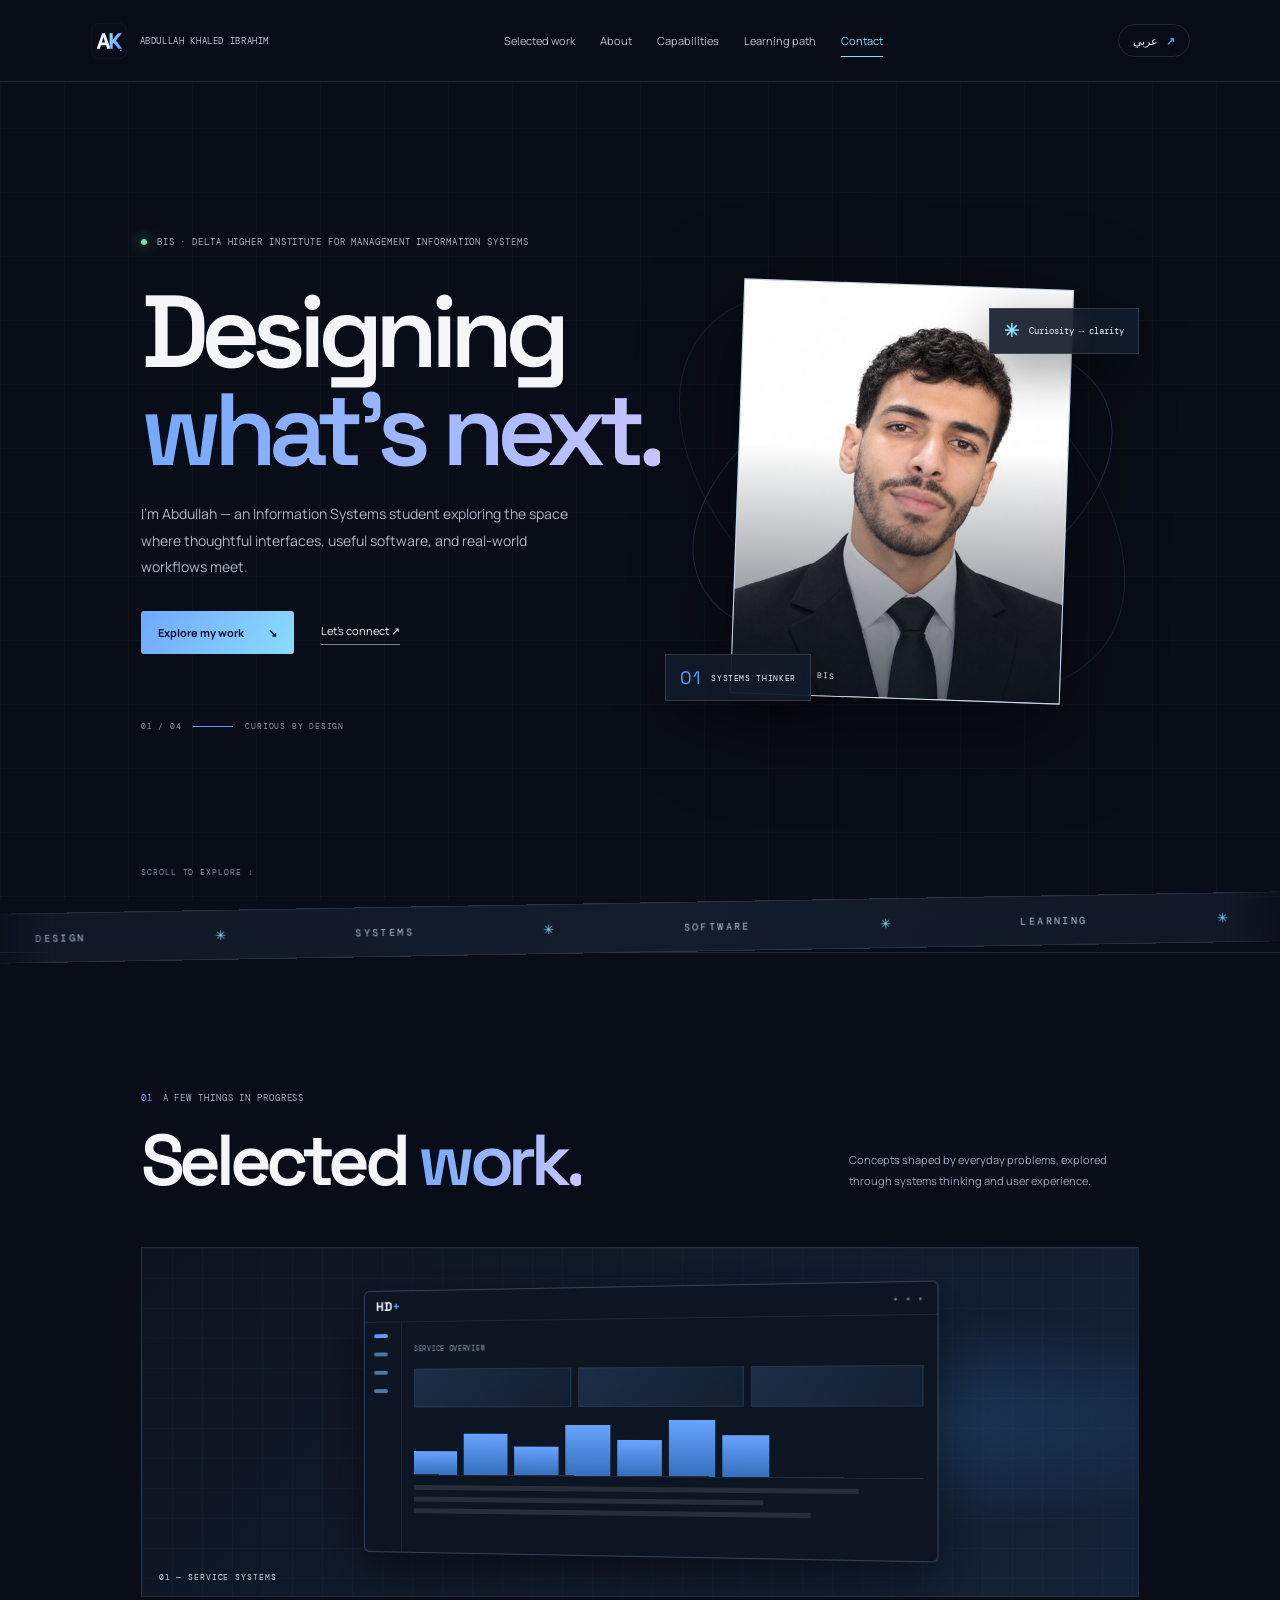
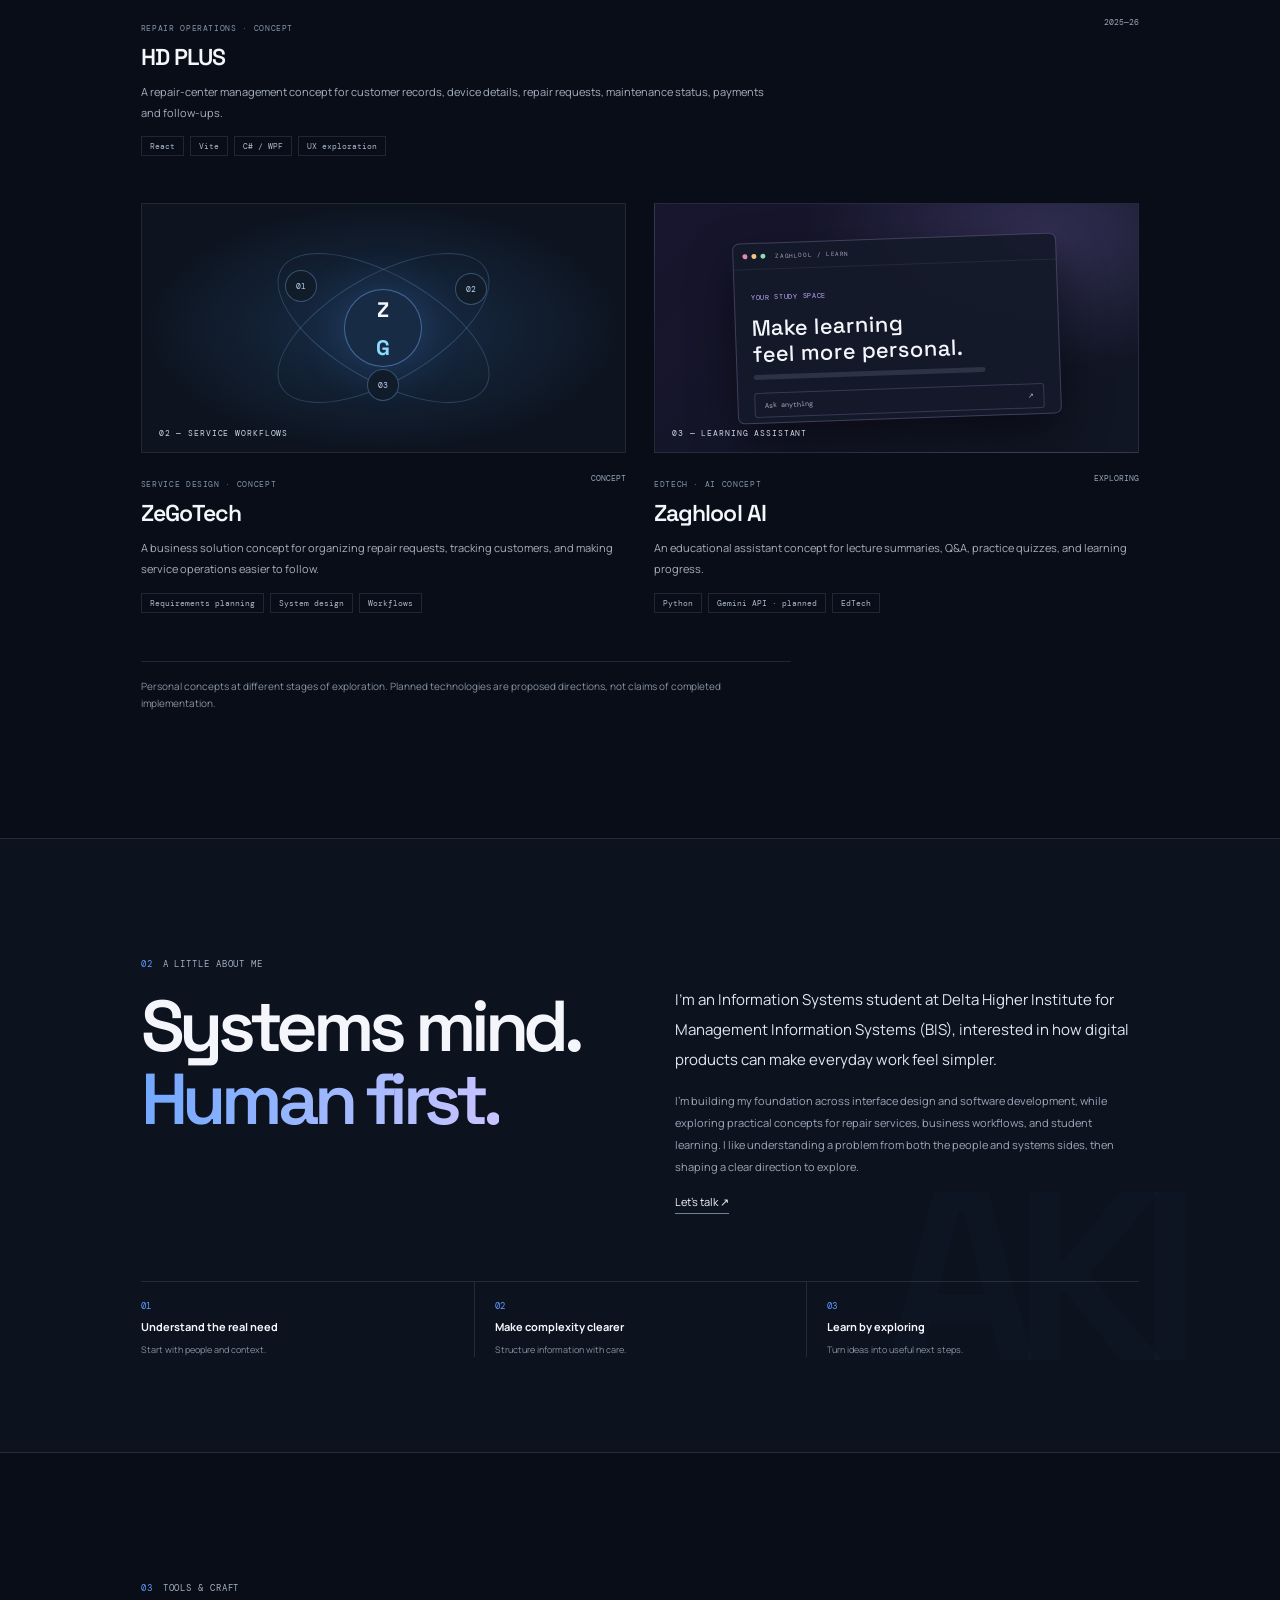
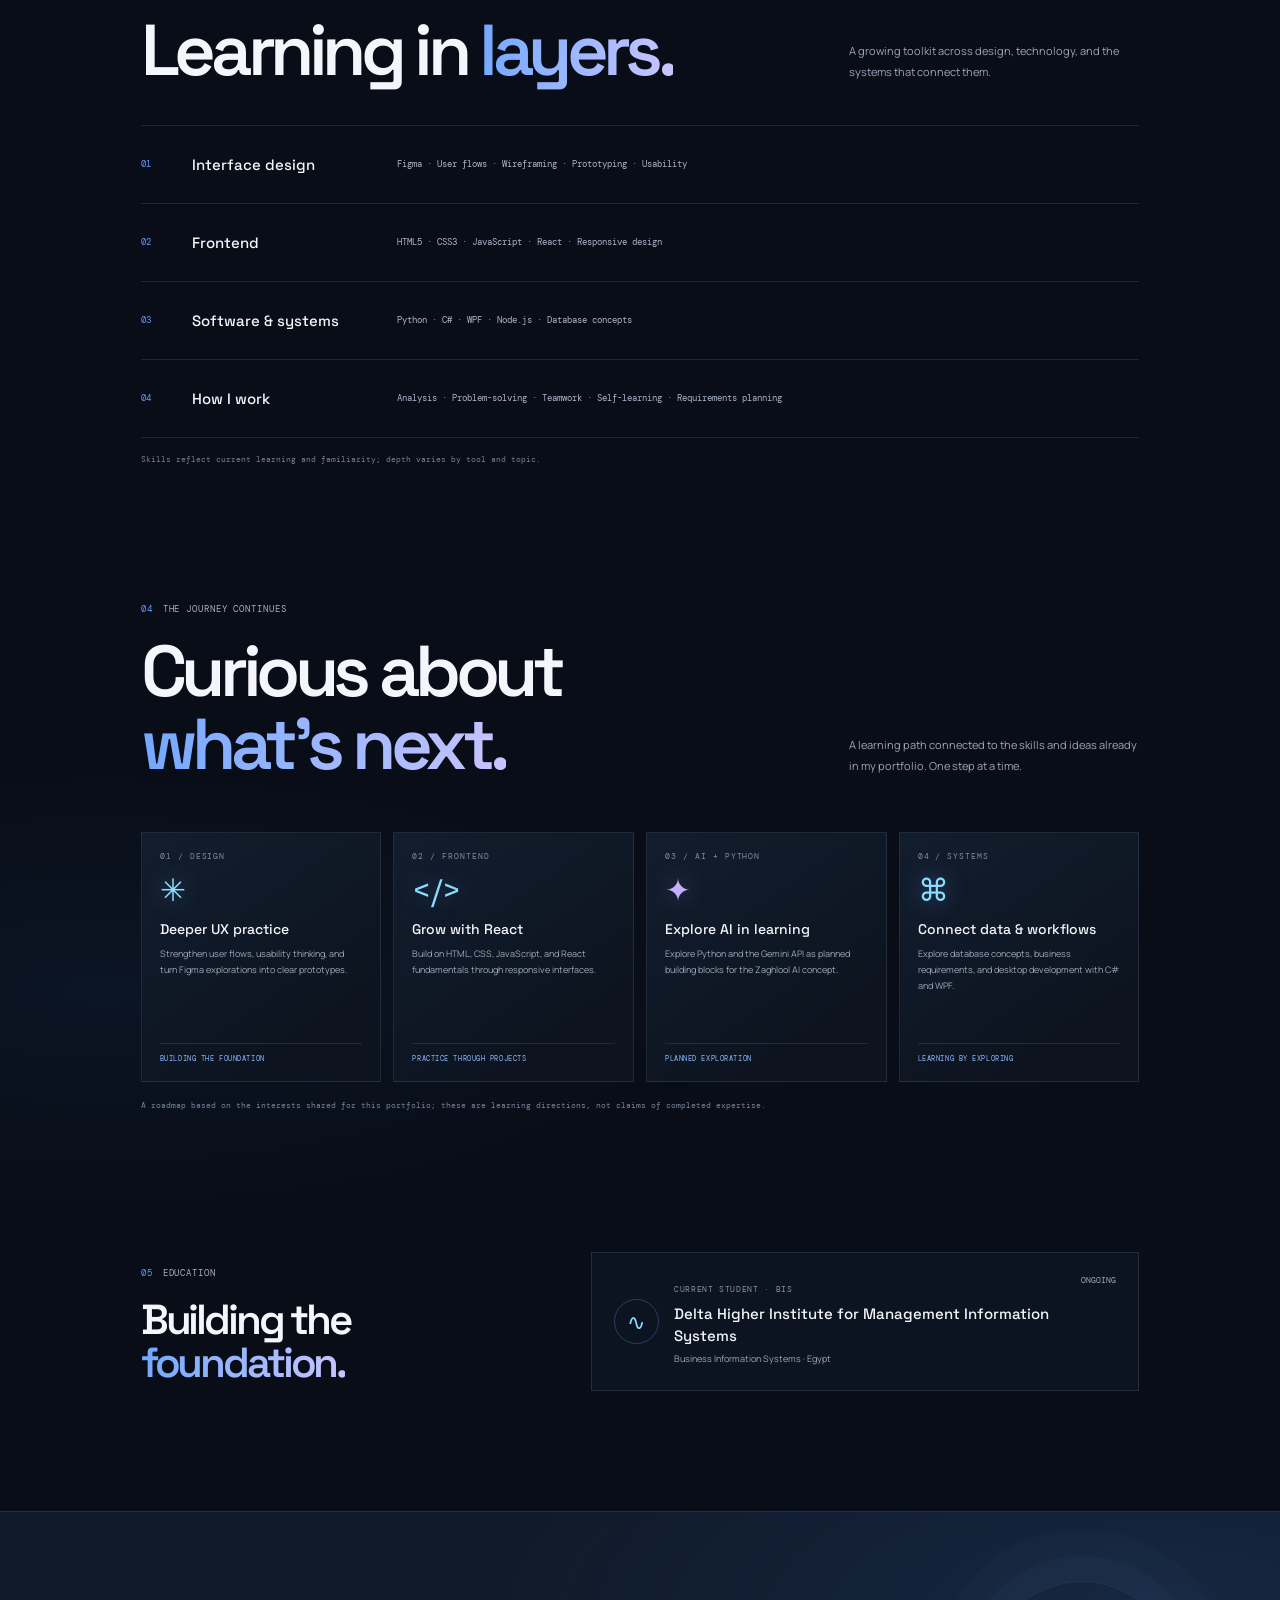
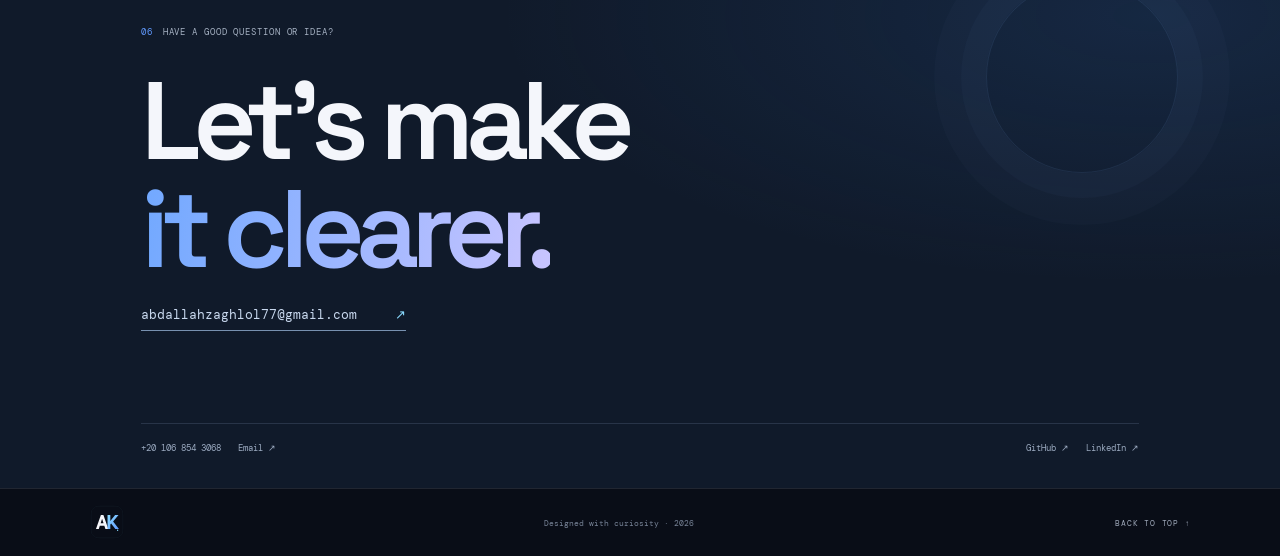
<file: index.html>
<!doctype html>
<html lang="ar" dir="rtl">
<head>
  <meta charset="utf-8">
  <meta name="viewport" content="width=device-width, initial-scale=1">
  <meta http-equiv="refresh" content="0; url=./aki-portfolio/">
  <title>عبدالله خالد إبراهيم — معرض الأعمال</title>
  <script>window.location.replace('./aki-portfolio/');</script>
  <style>body{margin:0;min-height:100vh;display:grid;place-items:center;background:#090d17;color:#e9eef8;font:16px system-ui,sans-serif}a{color:#80b8ff}</style>
</head>
<body><p>جاري فتح معرض الأعمال… <a href="./aki-portfolio/">اضغط هنا إذا لم يتم التحويل تلقائيًا</a></p></body>
</html>
</file>
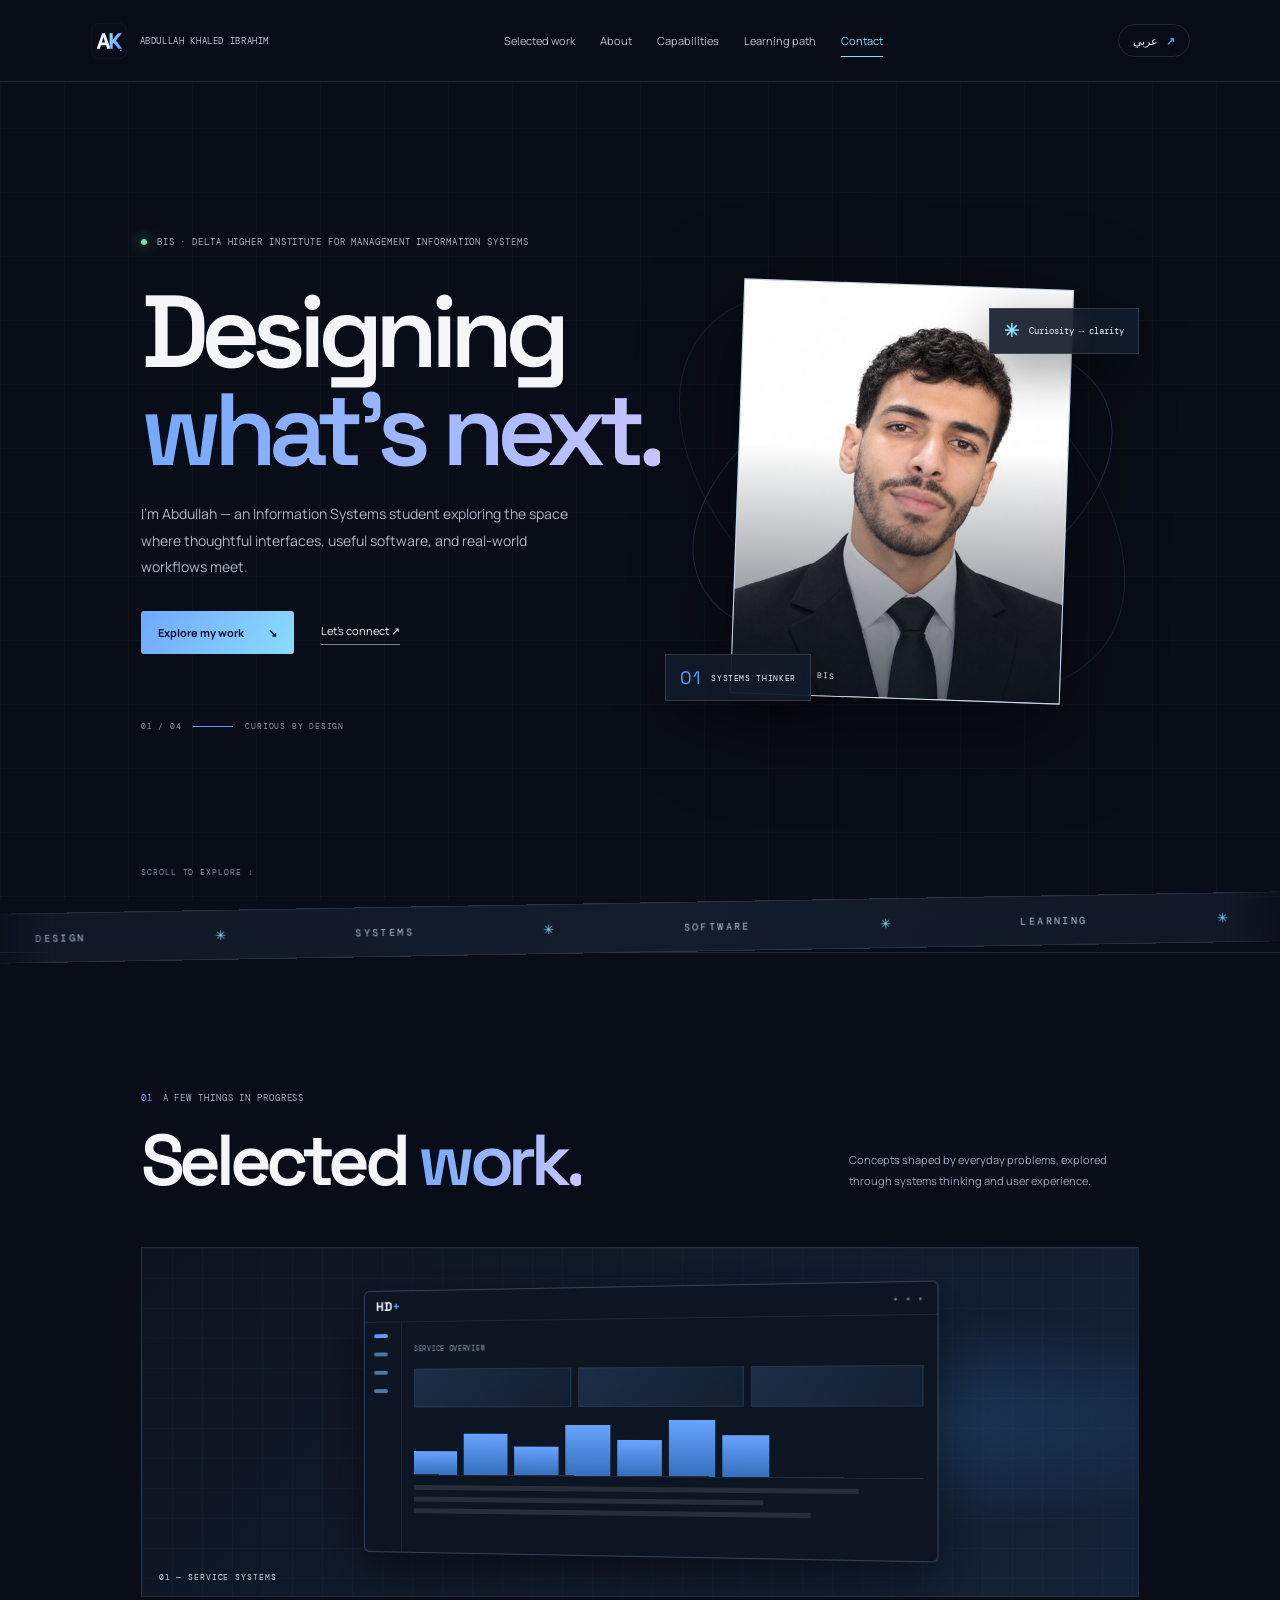
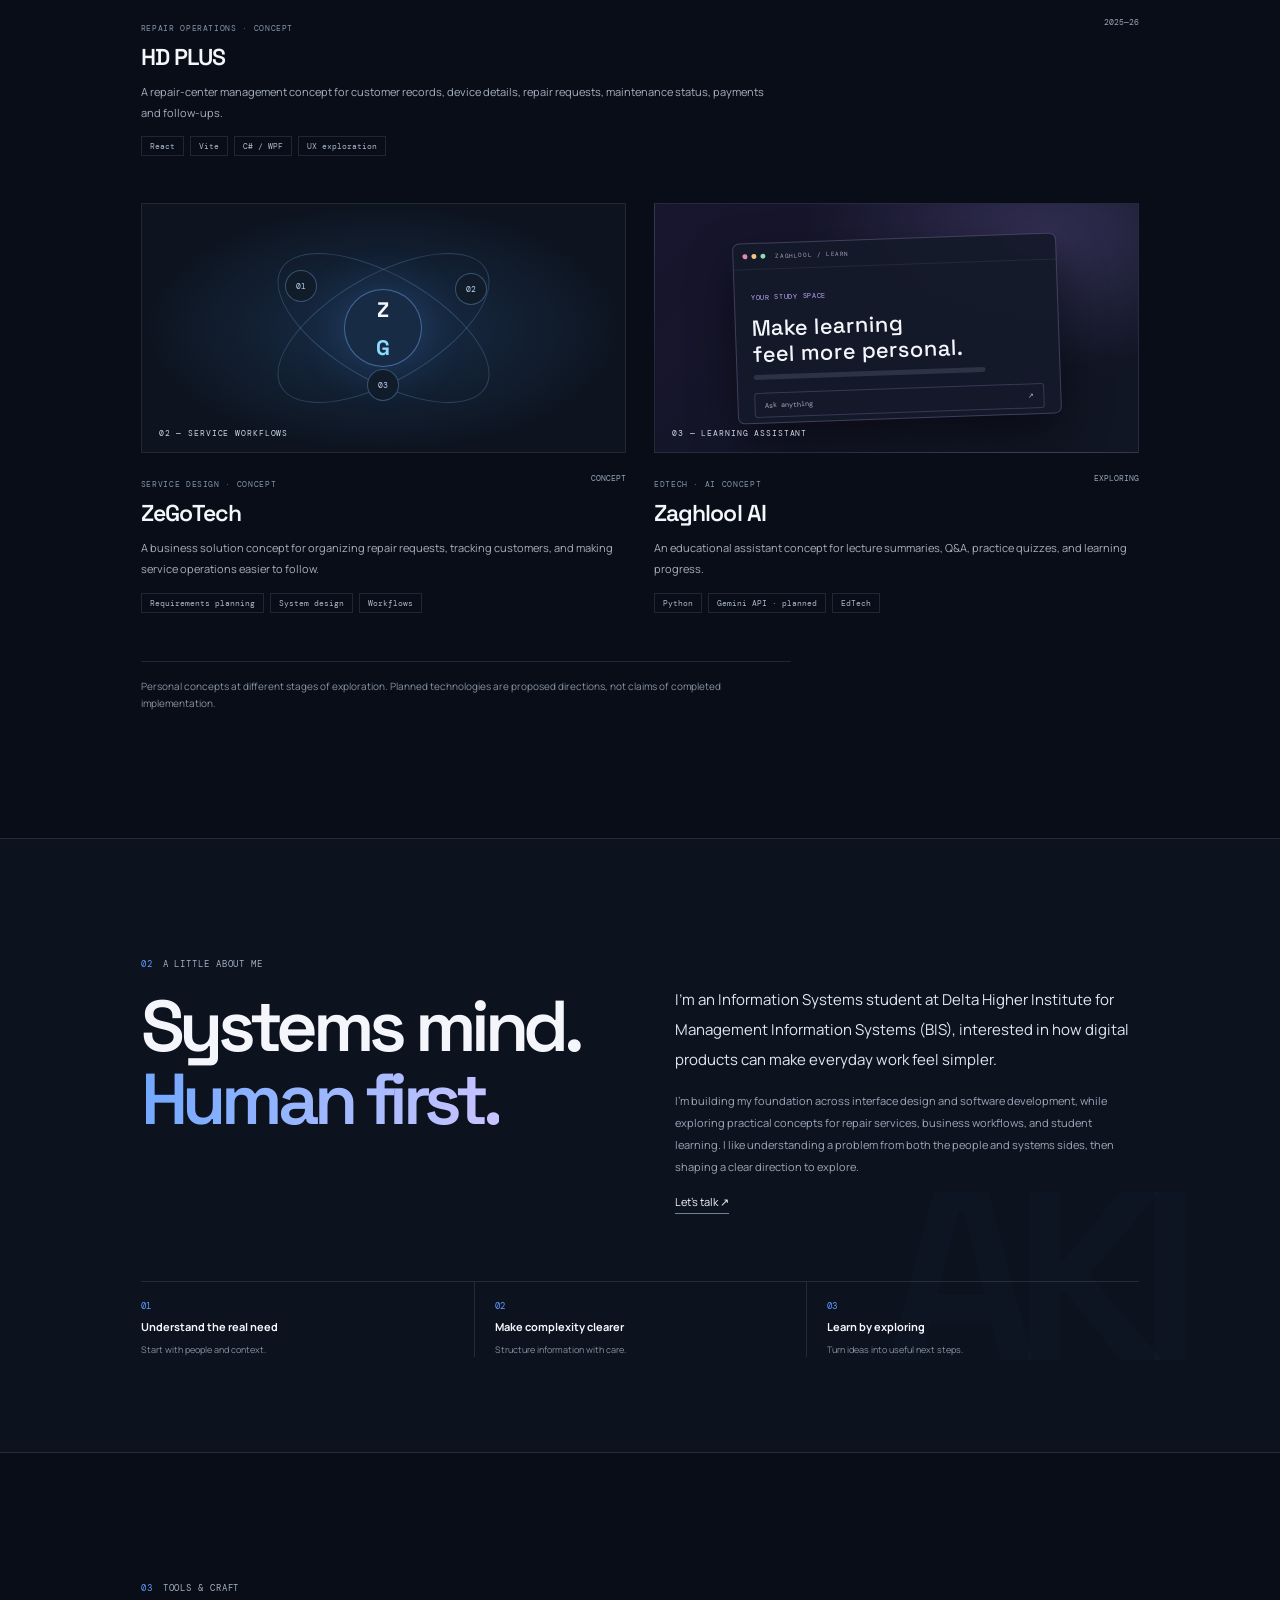
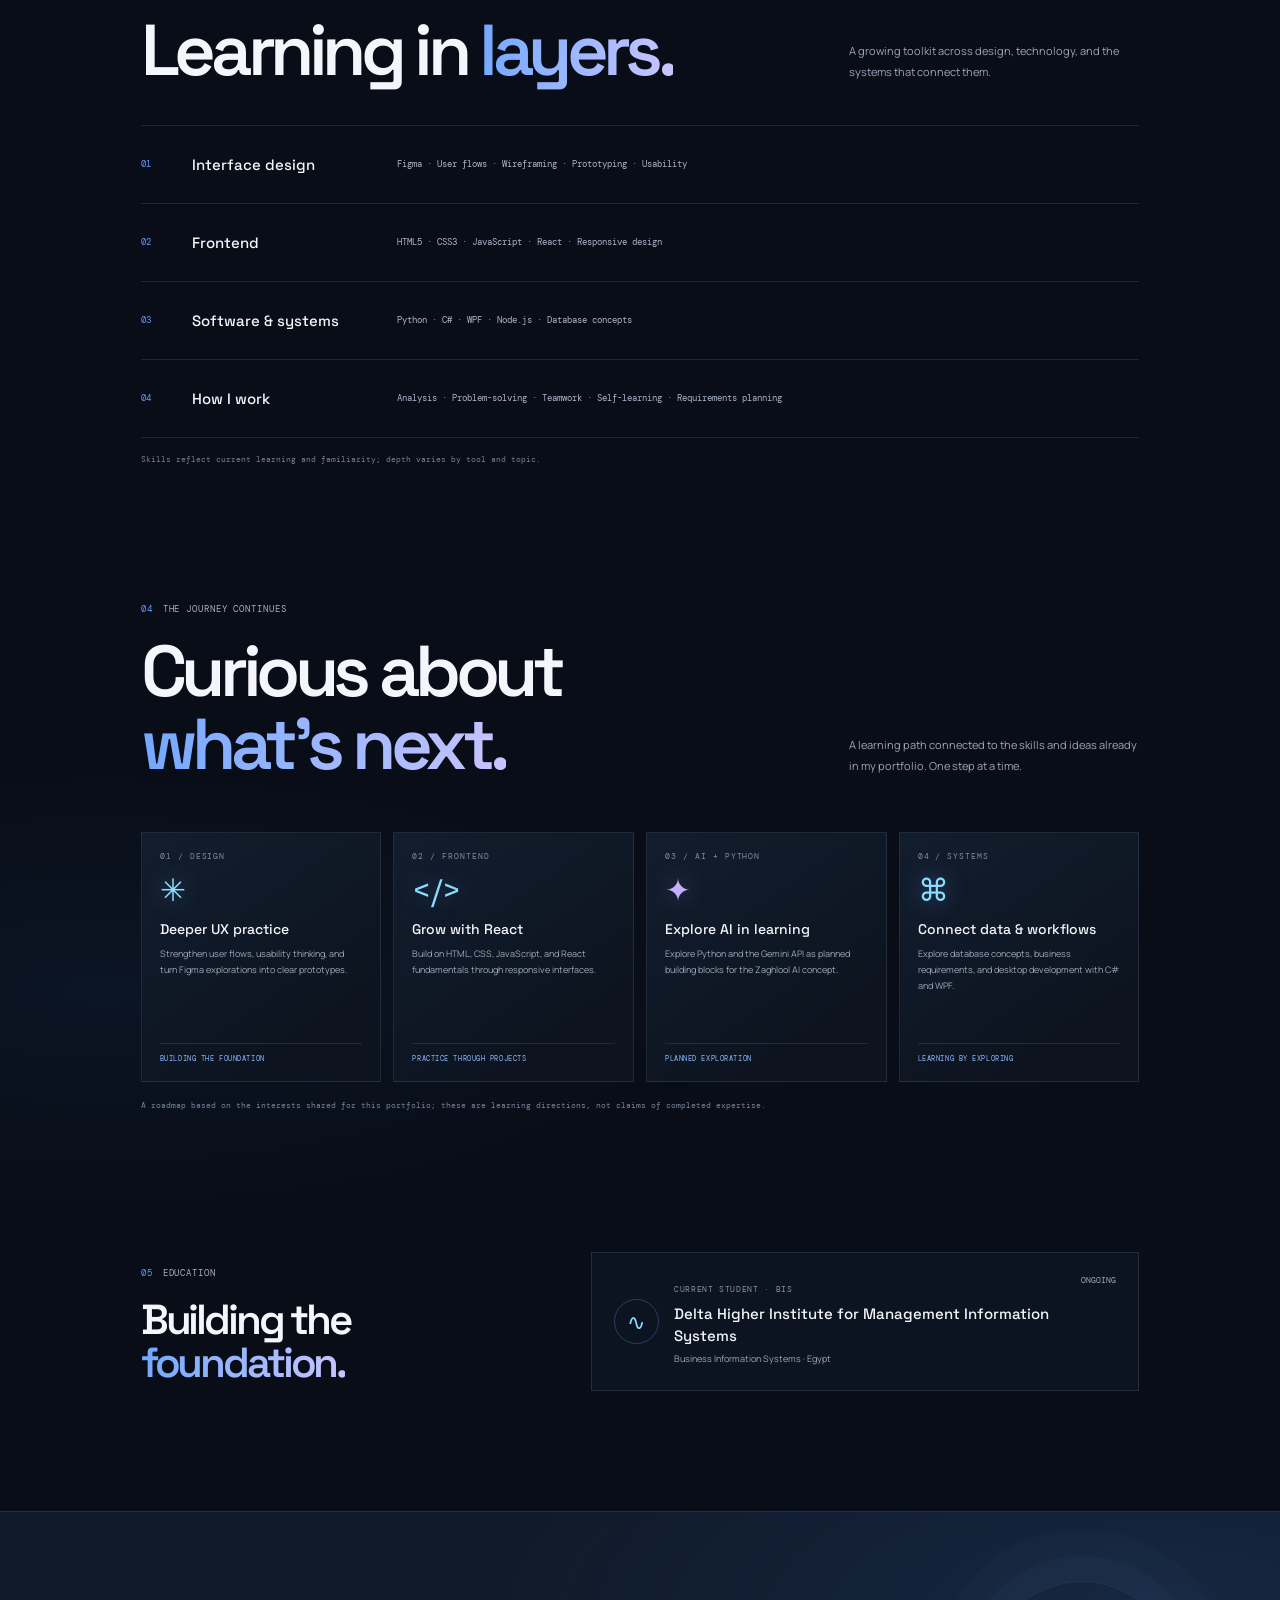
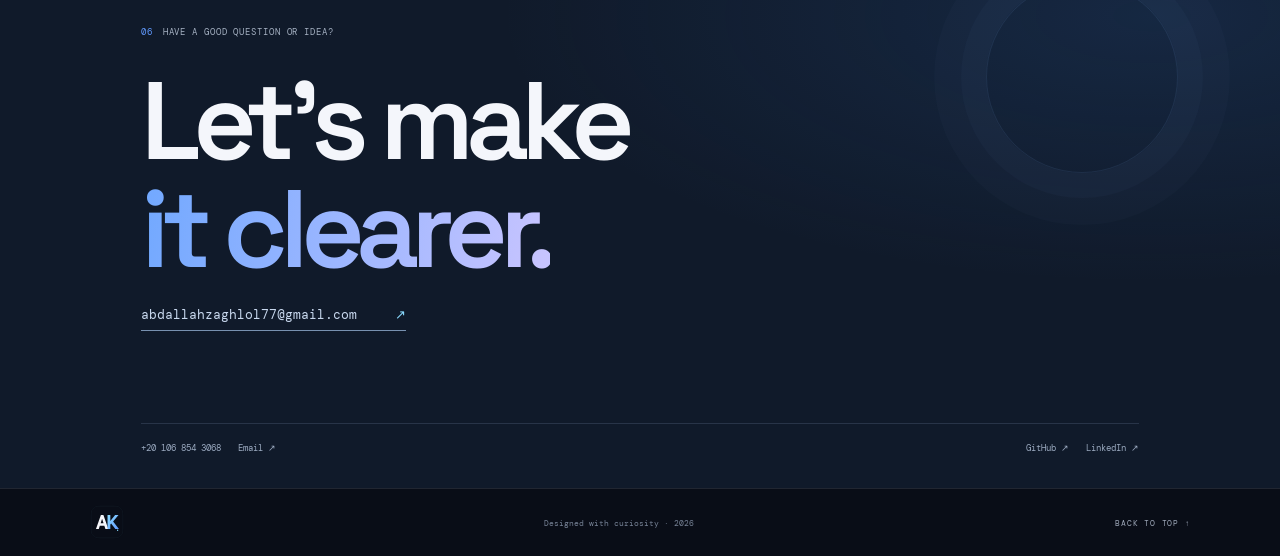
<file: aki-portfolio/index.html>
<!doctype html>
<html lang="en" dir="ltr">
<head>
  <meta charset="utf-8"><meta name="viewport" content="width=device-width,initial-scale=1"><meta name="theme-color" content="#090d17">
  <meta name="description" content="Abdullah Khaled Ibrahim — Information Systems student exploring thoughtful digital products, UI/UX and software development.">
  <title>Abdullah Khaled Ibrahim — Portfolio</title><link rel="icon" href="assets/aki-logo.svg" type="image/svg+xml">
  <link rel="preconnect" href="https://fonts.googleapis.com"><link rel="preconnect" href="https://fonts.gstatic.com" crossorigin>
  <link href="https://fonts.googleapis.com/css2?family=DM+Mono:wght@400;500&family=Manrope:wght@400;500;600;700;800&family=Space+Grotesk:wght@400;500;600;700&display=swap" rel="stylesheet">
  <link rel="stylesheet" href="styles.css"><script src="script.js" defer></script>
</head>
<body>
  <a class="skip" href="#main" data-en="Skip to content" data-ar="انتقل إلى المحتوى">Skip to content</a><div class="progress" aria-hidden="true"></div>
  <header class="header"><a class="brand" href="#home"><img src="assets/aki-logo.svg" alt="AKI" width="38" height="38"><span>ABDULLAH KHALED IBRAHIM</span></a><button class="menu" aria-label="Open menu" aria-expanded="false"><i></i><i></i></button><nav><a href="#work" data-en="Selected work" data-ar="أعمال مختارة">Selected work</a><a href="#about" data-en="About" data-ar="عني">About</a><a href="#skills" data-en="Capabilities" data-ar="المهارات">Capabilities</a><a href="#learning" data-en="Learning path" data-ar="مسار التعلم">Learning path</a><a href="#contact" data-en="Contact" data-ar="تواصل">Contact</a></nav><button class="language" aria-label="Switch language">عربي <b>↗</b></button></header>
  <main id="main">
    <section class="hero wrap" id="home"><div class="hero-copy"><p class="eyebrow"><i></i><span data-en="BIS · DELTA HIGHER INSTITUTE FOR MANAGEMENT INFORMATION SYSTEMS" data-ar="BIS · معهد الدلتا العالي لنظم المعلومات الإدارية">BIS · DELTA HIGHER INSTITUTE FOR MANAGEMENT INFORMATION SYSTEMS</span></p><h1 data-en="Designing<br><em>what’s next.</em>" data-ar="أصمّم<br><em>ما هو قادم.</em>">Designing<br><em>what’s next.</em></h1><p class="intro" data-en="I’m Abdullah — an Information Systems student exploring the space where thoughtful interfaces, useful software, and real-world workflows meet." data-ar="أنا عبدالله، طالب نظم معلومات أستكشف المساحة التي تلتقي فيها الواجهات المدروسة بالبرمجيات المفيدة واحتياجات العمل الواقعية.">I’m Abdullah — an Information Systems student exploring the space where thoughtful interfaces, useful software, and real-world workflows meet.</p><div class="actions"><a class="primary" href="#work"><span data-en="Explore my work" data-ar="استكشف أعمالي">Explore my work</span> <b>↘</b></a><a class="underlink" href="#contact" data-en="Let’s connect ↗" data-ar="لنتواصل ↗">Let’s connect ↗</a></div><p class="hero-index">01 / 04 <span></span><span data-en="CURIOUS BY DESIGN" data-ar="الفضول يبدأ من التصميم">CURIOUS BY DESIGN</span></p></div><div class="portrait-wrap"><div class="halo"></div><div class="portrait"><img src="assets/portrait.jpg" alt="Professional portrait of Abdullah Khaled Ibrahim"><div class="portrait-caption">CAIRO, EG · BIS</div></div><div class="orbit orbit-a"></div><div class="orbit orbit-b"></div><div class="float note"><b>✳</b><span data-en="Curiosity → clarity" data-ar="الفضول ← الوضوح">Curiosity → clarity</span></div><div class="float badge"><b>01</b><span data-en="SYSTEMS THINKER" data-ar="تفكير منظومي">SYSTEMS THINKER</span></div></div><a class="scroll" href="#work" data-en="SCROLL TO EXPLORE ↓" data-ar="مرر لاستكشاف المزيد ↓">SCROLL TO EXPLORE ↓</a></section>
    <div class="ticker" aria-label="Design, systems, software, learning"><div class="ticker-track"><span>DESIGN</span><i>✳</i><span>SYSTEMS</span><i>✳</i><span>SOFTWARE</span><i>✳</i><span>LEARNING</span><i>✳</i><span>DESIGN</span><i>✳</i><span>SYSTEMS</span><i>✳</i><span>SOFTWARE</span><i>✳</i><span>LEARNING</span><i>✳</i></div></div>
    <section class="work wrap" id="work"><div class="section-head"><div><p class="eyebrow"><span>01</span><span data-en="A FEW THINGS IN PROGRESS" data-ar="أفكار قيد التطوير">A FEW THINGS IN PROGRESS</span></p><h2 data-en="Selected <em>work.</em>" data-ar="أعمال <em>مختارة.</em>">Selected <em>work.</em></h2></div><p data-en="Concepts shaped by everyday problems, explored through systems thinking and user experience." data-ar="أفكار تنطلق من تحديات يومية، وتُستكشف بالتفكير المنظومي وتجربة المستخدم.">Concepts shaped by everyday problems, explored through systems thinking and user experience.</p></div>
      <div class="projects">
        <article class="project"><div class="artwork hd"><div class="mock-window"><div class="mock-bar"><b>HD<span>+</span></b><small>● ● ●</small></div><div class="mock-app"><aside><i></i><i></i><i></i><i></i></aside><div class="mock-main"><small>SERVICE OVERVIEW</small><div class="stats"><i></i><i></i><i></i></div><div class="chart"><i></i><i></i><i></i><i></i><i></i><i></i><i></i></div><div class="rows"><i></i><i></i><i></i></div></div></div></div><span class="art-label">01 — SERVICE SYSTEMS</span></div><div class="project-heading"><div><small>REPAIR OPERATIONS · CONCEPT</small><h3>HD PLUS</h3></div><span>2025—26</span></div><p data-en="A repair-center management concept for customer records, device details, repair requests, maintenance status, payments and follow-ups." data-ar="تصور لنظام إدارة مركز صيانة ينظم بيانات العملاء والأجهزة وطلبات الإصلاح وحالة الصيانة والمدفوعات والمتابعة.">A repair-center management concept for customer records, device details, repair requests, maintenance status, payments and follow-ups.</p><div class="tags"><i>React</i><i>Vite</i><i>C# / WPF</i><i>UX exploration</i></div></article>
        <article class="project"><div class="artwork zego"><div class="network"><span class="core">Z<span>G</span></span><i class="n1">01</i><i class="n2">02</i><i class="n3">03</i></div><span class="art-label">02 — SERVICE WORKFLOWS</span></div><div class="project-heading"><div><small>SERVICE DESIGN · CONCEPT</small><h3>ZeGoTech</h3></div><span>CONCEPT</span></div><p data-en="A business solution concept for organizing repair requests, tracking customers, and making service operations easier to follow." data-ar="تصور لحل أعمال ينظم طلبات الصيانة ويتابع العملاء ويجعل إدارة عمليات الخدمة أسهل.">A business solution concept for organizing repair requests, tracking customers, and making service operations easier to follow.</p><div class="tags"><i>Requirements planning</i><i>System design</i><i>Workflows</i></div></article>
        <article class="project"><div class="artwork ai"><div class="ai-window"><div class="ai-bar"><i></i><i></i><i></i><span>ZAGHLOOL / LEARN</span></div><div class="ai-content"><small>YOUR STUDY SPACE</small><b>Make learning<br>feel more personal.</b><div class="ai-line"></div><div class="ai-prompt">Ask anything <span>↗</span></div><div class="ai-chips"><i>Summarize</i><i>Quiz me</i></div></div></div><span class="art-label">03 — LEARNING ASSISTANT</span></div><div class="project-heading"><div><small>EDTECH · AI CONCEPT</small><h3>Zaghlool AI</h3></div><span>EXPLORING</span></div><p data-en="An educational assistant concept for lecture summaries, Q&A, practice quizzes, and learning progress." data-ar="فكرة مساعد تعليمي لتلخيص المحاضرات والإجابة عن الأسئلة وإنشاء اختبارات ومتابعة التقدم.">An educational assistant concept for lecture summaries, Q&amp;A, practice quizzes, and learning progress.</p><div class="tags"><i>Python</i><i>Gemini API · planned</i><i>EdTech</i></div></article>
      </div><p class="disclaimer" data-en="Personal concepts at different stages of exploration. Planned technologies are proposed directions, not claims of completed implementation." data-ar="مشاريع شخصية في مراحل مختلفة من الاستكشاف. التقنيات المخططة توجهات مقترحة وليست ادعاءً باكتمال التنفيذ.">Personal concepts at different stages of exploration. Planned technologies are proposed directions, not claims of completed implementation.</p></section>
    <section class="about wrap" id="about"><div><p class="eyebrow"><span>02</span><span data-en="A LITTLE ABOUT ME" data-ar="نبذة عني">A LITTLE ABOUT ME</span></p><h2 data-en="Systems mind.<br><em>Human first.</em>" data-ar="تفكير منظومي.<br><em>والإنسان أولًا.</em>">Systems mind.<br><em>Human first.</em></h2></div><div class="about-copy"><p class="lead" data-en="I’m an Information Systems student at Delta Higher Institute for Management Information Systems (BIS), interested in how digital products can make everyday work feel simpler." data-ar="أنا طالب نظم معلومات في معهد الدلتا العالي لنظم المعلومات الإدارية (BIS)، ومهتم بكيفية جعل المنتجات الرقمية العمل اليومي أكثر سهولة.">I’m an Information Systems student at Delta Higher Institute for Management Information Systems (BIS), interested in how digital products can make everyday work feel simpler.</p><p data-en="I’m building my foundation across interface design and software development, while exploring practical concepts for repair services, business workflows, and student learning. I like understanding a problem from both the people and systems sides, then shaping a clear direction to explore." data-ar="أبني أساسًا في تصميم الواجهات وتطوير البرمجيات، وأستكشف أفكارًا عملية لخدمات الصيانة وسير العمل والتعلم. أحب فهم المشكلة من جانب الناس والأنظمة معًا، ثم صياغة اتجاه واضح لاستكشافه.">I’m building my foundation across interface design and software development, while exploring practical concepts for repair services, business workflows, and student learning. I like understanding a problem from both the people and systems sides, then shaping a clear direction to explore.</p><a class="underlink" href="mailto:abdallahzaghlol77@gmail.com" data-en="Let’s talk ↗" data-ar="لنتواصل ↗">Let’s talk ↗</a></div><div class="principles"><div><b>01</b><strong data-en="Understand the real need" data-ar="فهم الاحتياج الحقيقي">Understand the real need</strong><span data-en="Start with people and context." data-ar="أبدأ بالناس والسياق.">Start with people and context.</span></div><div><b>02</b><strong data-en="Make complexity clearer" data-ar="تبسيط التعقيد">Make complexity clearer</strong><span data-en="Structure information with care." data-ar="أنظم المعلومات بعناية.">Structure information with care.</span></div><div><b>03</b><strong data-en="Learn by exploring" data-ar="التعلم بالتجربة">Learn by exploring</strong><span data-en="Turn ideas into useful next steps." data-ar="أحوّل الأفكار إلى خطوات عملية.">Turn ideas into useful next steps.</span></div></div></section>
    <section class="skills wrap" id="skills"><div class="section-head"><div><p class="eyebrow"><span>03</span><span data-en="TOOLS & CRAFT" data-ar="الأدوات والمهارات">TOOLS &amp; CRAFT</span></p><h2 data-en="Learning in <em>layers.</em>" data-ar="أتعلم <em>بالتدرّج.</em>">Learning in <em>layers.</em></h2></div><p data-en="A growing toolkit across design, technology, and the systems that connect them." data-ar="مهارات تتوسع في التصميم والتقنية والأنظمة التي تربط بينهما.">A growing toolkit across design, technology, and the systems that connect them.</p></div><div class="skill-list"><div><b>01</b><h3 data-en="Interface design" data-ar="تصميم الواجهات">Interface design</h3><p>Figma · User flows · Wireframing · Prototyping · Usability</p></div><div><b>02</b><h3 data-en="Frontend" data-ar="تطوير الواجهات">Frontend</h3><p>HTML5 · CSS3 · JavaScript · React · Responsive design</p></div><div><b>03</b><h3 data-en="Software & systems" data-ar="البرمجيات والأنظمة">Software &amp; systems</h3><p>Python · C# · WPF · Node.js · Database concepts</p></div><div><b>04</b><h3 data-en="How I work" data-ar="أسلوب العمل">How I work</h3><p>Analysis · Problem-solving · Teamwork · Self-learning · Requirements planning</p></div></div><small class="skill-note" data-en="Skills reflect current learning and familiarity; depth varies by tool and topic." data-ar="تعكس المهارات التعلم والمعرفة الحالية، ويختلف مستوى التعمق حسب الأداة والموضوع.">Skills reflect current learning and familiarity; depth varies by tool and topic.</small></section>
    <section class="learning wrap" id="learning"><div class="section-head"><div><p class="eyebrow"><span>04</span><span data-en="THE JOURNEY CONTINUES" data-ar="رحلة التعلم مستمرة">THE JOURNEY CONTINUES</span></p><h2 data-en="Curious about<br><em>what’s next.</em>" data-ar="أتعلم وأتطلع<br><em>لما هو قادم.</em>">Curious about<br><em>what’s next.</em></h2></div><p data-en="A learning path connected to the skills and ideas already in my portfolio. One step at a time." data-ar="مسار تعلم مرتبط بالمهارات والأفكار الموجودة في معرض أعمالي، خطوة تلو الأخرى.">A learning path connected to the skills and ideas already in my portfolio. One step at a time.</p></div><div class="learning-grid"><article class="learn-card"><span class="learn-no">01 / DESIGN</span><div class="learn-symbol">✳</div><h3 data-en="Deeper UX practice" data-ar="تعمق في تجربة المستخدم">Deeper UX practice</h3><p data-en="Strengthen user flows, usability thinking, and turn Figma explorations into clear prototypes." data-ar="تطوير تدفقات المستخدم والتفكير في سهولة الاستخدام وتحويل تجارب Figma إلى نماذج واضحة.">Strengthen user flows, usability thinking, and turn Figma explorations into clear prototypes.</p><span class="learn-state" data-en="BUILDING THE FOUNDATION" data-ar="أبني الأساس">BUILDING THE FOUNDATION</span></article><article class="learn-card"><span class="learn-no">02 / FRONTEND</span><div class="learn-symbol">&lt;/&gt;</div><h3 data-en="Grow with React" data-ar="التقدم في React">Grow with React</h3><p data-en="Build on HTML, CSS, JavaScript, and React fundamentals through responsive interfaces." data-ar="البناء على أساسيات HTML وCSS وJavaScript وReact من خلال واجهات متجاوبة.">Build on HTML, CSS, JavaScript, and React fundamentals through responsive interfaces.</p><span class="learn-state" data-en="PRACTICE THROUGH PROJECTS" data-ar="تدريب من خلال المشاريع">PRACTICE THROUGH PROJECTS</span></article><article class="learn-card"><span class="learn-no">03 / AI + PYTHON</span><div class="learn-symbol violet">✦</div><h3 data-en="Explore AI in learning" data-ar="استكشاف الذكاء الاصطناعي في التعليم">Explore AI in learning</h3><p data-en="Explore Python and the Gemini API as planned building blocks for the Zaghlool AI concept." data-ar="استكشاف Python وGemini API كخطوات مقترحة لفكرة مساعد الطلاب Zaghlool AI.">Explore Python and the Gemini API as planned building blocks for the Zaghlool AI concept.</p><span class="learn-state" data-en="PLANNED EXPLORATION" data-ar="استكشاف مخطط">PLANNED EXPLORATION</span></article><article class="learn-card"><span class="learn-no">04 / SYSTEMS</span><div class="learn-symbol">⌘</div><h3 data-en="Connect data & workflows" data-ar="ربط البيانات وسير العمل">Connect data &amp; workflows</h3><p data-en="Explore database concepts, business requirements, and desktop development with C# and WPF." data-ar="مواصلة استكشاف قواعد البيانات ومتطلبات الأعمال وتطوير تطبيقات سطح المكتب باستخدام C# وWPF.">Explore database concepts, business requirements, and desktop development with C# and WPF.</p><span class="learn-state" data-en="LEARNING BY EXPLORING" data-ar="التعلم بالتجربة">LEARNING BY EXPLORING</span></article></div><p class="learning-note" data-en="A roadmap based on the interests shared for this portfolio; these are learning directions, not claims of completed expertise." data-ar="مسار مبني على اهتماماتك التي شاركتها، ويعرض اتجاهات للتعلم وليس ادعاءً بإتقانها.">A roadmap based on the interests shared for this portfolio; these are learning directions, not claims of completed expertise.</p></section>
    <section class="education wrap"><div><p class="eyebrow"><span>05</span><span data-en="EDUCATION" data-ar="التعليم">EDUCATION</span></p><h2 data-en="Building the <em>foundation.</em>" data-ar="أبني <em>الأساس.</em>">Building the <em>foundation.</em></h2></div><div class="edu-card"><span class="edu-icon">∿</span><div><small data-en="CURRENT STUDENT · BIS" data-ar="طالب حاليًا · BIS">CURRENT STUDENT · BIS</small><h3 data-en="Delta Higher Institute for Management Information Systems" data-ar="معهد الدلتا العالي لنظم المعلومات الإدارية">Delta Higher Institute for Management Information Systems</h3><p data-en="Business Information Systems · Egypt" data-ar="نظم المعلومات الإدارية · مصر">Business Information Systems · Egypt</p></div><b>ONGOING</b></div></section>
    <section class="contact wrap" id="contact"><p class="eyebrow"><span>06</span><span data-en="HAVE A GOOD QUESTION OR IDEA?" data-ar="لديك فكرة أو سؤال؟">HAVE A GOOD QUESTION OR IDEA?</span></p><h2 data-en="Let’s make<br><em>it clearer.</em>" data-ar="لنجعلها<br><em>أوضح معًا.</em>">Let’s make<br><em>it clearer.</em></h2><a class="email" href="mailto:abdallahzaghlol77@gmail.com">abdallahzaghlol77@gmail.com <span>↗</span></a><div class="contact-foot"><div><a href="tel:+201068543068">+20 106 854 3068</a><a href="mailto:abdallahzaghlol77@gmail.com">Email ↗</a></div><div><a href="https://github.com/EngAbdallah20" target="_blank" rel="noreferrer">GitHub ↗</a><a href="https://www.linkedin.com/in/abdallah-zaghlol-8b08b6421/" target="_blank" rel="noreferrer">LinkedIn ↗</a></div></div></section>
  </main><footer class="footer"><a href="#home"><img src="assets/aki-logo.svg" width="34" height="34" alt="AKI"></a><span data-en="Designed with curiosity · 2026" data-ar="صُمم بفضول · ٢٠٢٦">Designed with curiosity · 2026</span><a href="#home" data-en="BACK TO TOP ↑" data-ar="للأعلى ↑">BACK TO TOP ↑</a></footer>
</body></html>
</file>
<file: aki-portfolio/styles.css>
:root{--bg:#090d17;--ink:#f4f6fb;--muted:#9ba7ba;--blue:#619aff;--cyan:#8bdbff;--line:#dbe6f51e;--mono:'DM Mono',monospace;--sans:'Manrope',sans-serif;--display:'Space Grotesk',var(--sans)}*{box-sizing:border-box}html{scroll-behavior:smooth;scroll-padding-top:82px}body{margin:0;background:var(--bg);color:var(--ink);font:14px/1.75 var(--sans);overflow-x:hidden}body:before{content:"";position:fixed;inset:0;z-index:-1;pointer-events:none;background-image:linear-gradient(#91a7c109 1px,transparent 1px),linear-gradient(90deg,#91a7c109 1px,transparent 1px);background-size:64px 64px}a{color:inherit;text-decoration:none}button{font:inherit}.skip{position:fixed;z-index:40;top:-60px;left:12px;padding:9px 14px;background:var(--blue);color:#07111f}.skip:focus{top:12px}.progress{position:fixed;z-index:30;top:0;left:0;height:2px;width:0;background:linear-gradient(90deg,var(--blue),var(--cyan))}.header{height:82px;padding:0 7vw;position:sticky;top:0;z-index:20;display:flex;align-items:center;justify-content:space-between;background:#090d17e8;border-bottom:1px solid var(--line);backdrop-filter:blur(16px)}.brand{display:flex;align-items:center;gap:12px;font:9px var(--mono);letter-spacing:.07em;color:#b7c2d3}.brand img,.footer img{border-radius:10px}.header nav{display:flex;gap:25px;font-size:11px;color:#b8c2d0}.header nav a{position:relative;transition:color .2s}.header nav a:after{content:"";position:absolute;left:0;right:100%;bottom:-7px;height:1px;background:var(--cyan);transition:right .25s}.header nav a:hover,.header nav a.active{color:var(--cyan)}.header nav a:hover:after,.header nav a.active:after{right:0}.language{background:transparent;color:var(--ink);border:1px solid var(--line);padding:8px 14px;border-radius:30px;cursor:pointer;font:11px var(--sans)}.language b{color:var(--blue);margin-left:6px}.menu{display:none}.wrap{padding-left:11vw;padding-right:11vw}.hero{height:calc(100svh - 82px);min-height:650px;max-height:910px;position:relative;display:grid;grid-template-columns:1.05fr .95fr;align-items:center;overflow:hidden}.hero-copy{position:relative;z-index:2;padding-bottom:16px;animation:arrive .85s cubic-bezier(.2,.75,.25,1) both}.eyebrow{display:flex;align-items:center;gap:10px;font:9px var(--mono);letter-spacing:.1em;color:#a5b1c2}.eyebrow i{width:6px;height:6px;background:#76dca4;border-radius:50%;box-shadow:0 0 14px #76dca4}.eyebrow span:first-child:not(:only-child){color:var(--blue)}h1,h2{font:600 clamp(65px,8vw,108px)/.96 var(--display);letter-spacing:-.075em}h1{margin:35px 0 22px}h1 em,.section-head h2 em,.about h2 em,.education h2 em,.contact h2 em{font-style:normal;background:linear-gradient(100deg,#70a8ff,#c7c4ff,#8bdbff);background-size:200% auto;background-clip:text;-webkit-background-clip:text;color:transparent;animation:shine 8s linear infinite}.intro{max-width:445px;color:#abb5c4;font-size:14px;line-height:1.9}.actions{display:flex;gap:27px;align-items:center;margin-top:30px}.primary{display:inline-flex;gap:24px;align-items:center;background:linear-gradient(120deg,#70a8ff,#8bdbff);color:#07111f;padding:12px 17px;border-radius:3px;font-size:11px;font-weight:700;transition:transform .2s,box-shadow .2s}.primary:hover{transform:translateY(-3px);box-shadow:0 12px 32px #397df644}.underlink{font-size:11px;border-bottom:1px solid #748298;padding-bottom:4px}.hero-index{display:flex;align-items:center;gap:12px;margin-top:67px;color:#8995a6;font:8px var(--mono);letter-spacing:.1em}.hero-index>span:first-of-type{height:1px;width:40px;background:var(--blue)}.portrait-wrap{height:510px;position:relative;display:grid;place-items:center;animation:arrive 1s .12s cubic-bezier(.2,.75,.25,1) both}.halo{position:absolute;width:350px;height:400px;border-radius:50%;background:radial-gradient(ellipse,#327cd355,transparent 70%);filter:blur(16px);animation:breathe 7s ease-in-out infinite}.portrait{position:relative;z-index:2;width:min(330px,70%);height:415px;overflow:hidden;background:#c8d5e3;border:1px solid #c6dcfa4a;box-shadow:0 25px 90px #0008;transform:rotate(2deg);transition:transform .5s,box-shadow .5s}.portrait:hover{transform:rotate(0) translateY(-5px);box-shadow:0 32px 90px #000a,0 0 40px #619aff22}.portrait img{width:100%;height:100%;object-fit:cover;object-position:center 22%;filter:saturate(.82)}.portrait:after{content:"";position:absolute;inset:40% 0 0;background:linear-gradient(transparent,#07101caa);pointer-events:none}.portrait-caption{position:absolute;z-index:2;bottom:15px;left:15px;font:8px var(--mono);letter-spacing:.11em}.orbit{position:absolute;border:1px solid #82b4ff35;border-radius:50%;animation:orbit 24s linear infinite}.orbit-a{width:445px;height:260px;transform:rotate(-24deg)}.orbit-b{width:510px;height:315px;transform:rotate(38deg);border-color:#82b4ff21;animation-direction:reverse}.float{position:absolute;z-index:4;display:flex;align-items:center;gap:10px;background:#121b29e8;border:1px solid #dbe6f526;box-shadow:0 16px 50px #0006;backdrop-filter:blur(12px);font:9px var(--mono);animation:float 5s ease-in-out infinite}.note{right:0;top:72px;padding:10px 14px}.note b{font-size:18px;color:var(--cyan)}.badge{left:0;bottom:45px;padding:11px 14px;font-size:8px;letter-spacing:.08em;animation-delay:-2.3s}.badge b{font:18px var(--display);color:var(--blue)}.scroll{position:absolute;bottom:23px;left:11vw;color:#8591a4;font:8px var(--mono);letter-spacing:.12em}.ticker{overflow:hidden;border-block:1px solid var(--line);background:linear-gradient(90deg,#101827,#131c2b,#101827);padding:12px 0;transform:rotate(-1deg) scale(1.02);margin:3px 0 0;mask-image:linear-gradient(90deg,transparent,#000 5%,#000 95%,transparent)}.ticker-track{display:flex;align-items:center;justify-content:space-around;gap:32px;width:max-content;min-width:200%;animation:ticker-slide 28s linear infinite}.ticker:hover .ticker-track{animation-play-state:paused}.ticker span{font:10px var(--mono);letter-spacing:.22em;color:#b7c5da}.ticker i{font-style:normal;color:var(--cyan);font-size:13px}.work{padding-top:130px;padding-bottom:125px;border-top:1px solid var(--line)}.section-head{display:flex;justify-content:space-between;align-items:flex-end;margin-bottom:50px}.section-head h2,.about h2,.education h2{font-size:clamp(48px,6vw,72px);line-height:1.02;margin:20px 0 0}.section-head>p{max-width:290px;margin:0 0 5px;color:var(--muted);font-size:11px;line-height:1.9}.projects{display:grid;grid-template-columns:1fr 1fr;gap:47px 28px}.project:first-child{grid-column:1/-1}.project{transition:transform .35s}.project:hover{transform:translateY(-4px)}.artwork{height:250px;position:relative;display:grid;place-items:center;overflow:hidden;border:1px solid #b9ccec1b;background:#111a29;transition:border-color .3s,box-shadow .3s}.project:first-child .artwork{height:350px}.project:hover .artwork{border-color:#619aff77;box-shadow:0 18px 45px #0005}.art-label{position:absolute;left:17px;bottom:14px;color:#cad5e5;font:8px var(--mono);letter-spacing:.11em}.hd{background:radial-gradient(ellipse at 75% 50%,#25508677,transparent 44%),linear-gradient(130deg,#0d1420,#142237)}.hd:before{content:"";position:absolute;inset:0;opacity:.35;background-image:linear-gradient(#7693bc1a 1px,transparent 1px),linear-gradient(90deg,#7693bc1a 1px,transparent 1px);background-size:30px 30px}.mock-window{position:relative;z-index:1;width:58%;height:78%;background:#0e1522;border:1px solid #a8c6ed42;border-radius:6px;box-shadow:0 18px 55px #0008;transform:perspective(900px) rotateY(-7deg);overflow:hidden;transition:transform .35s}.project:hover .mock-window{transform:perspective(900px) rotateY(0) translateY(-3px)}.mock-bar{height:32px;border-bottom:1px solid #7e9ab922;display:flex;align-items:center;justify-content:space-between;padding:0 12px;font:700 13px var(--display)}.mock-bar b span{color:var(--blue)}.mock-bar small{font:6px var(--mono);color:#71849c;letter-spacing:2px}.mock-app{display:flex;height:calc(100% - 32px)}.mock-app aside{width:40px;padding:12px 10px;border-right:1px solid #7e9ab922}.mock-app aside i{display:block;width:15px;height:4px;margin-bottom:15px;background:#5176a5;border-radius:3px}.mock-app aside i:first-child{background:var(--blue)}.mock-main{padding:13px;flex:1}.mock-main small,.ai-content small{font:7px var(--mono);letter-spacing:.1em;color:#91a1b5}.stats{display:flex;gap:7px;margin-top:10px}.stats i{height:40px;flex:1;background:linear-gradient(130deg,#1b2e47,#131f30);border:1px solid #91b8ee1a}.chart{height:60px;display:flex;align-items:flex-end;gap:7px;margin:10px 0;border-bottom:1px solid #61758e42}.chart i{width:9%;height:40%;background:linear-gradient(#68a3ff,#356fbd)}.chart i:nth-child(2){height:70%}.chart i:nth-child(3){height:48%}.chart i:nth-child(4){height:85%}.chart i:nth-child(5){height:60%}.chart i:nth-child(6){height:94%}.chart i:nth-child(7){height:68%}.rows i{display:block;height:5px;background:#c2d3ea22;margin:7px 0;width:88%}.rows i:nth-child(2){width:70%}.rows i:nth-child(3){width:79%}.zego{background:radial-gradient(ellipse,#192e49,#0d1420 70%)}.network{position:relative;width:260px;height:145px;display:grid;place-items:center}.network:before,.network:after{content:"";position:absolute;width:235px;height:104px;border:1px solid #71a5e044;border-radius:50%;transform:rotate(30deg);animation:orbit 18s linear infinite}.network:after{transform:rotate(-30deg);border-color:#83d8ff33;animation-direction:reverse;animation-duration:23s}.core{z-index:1;width:78px;height:78px;display:grid;place-items:center;border:1px solid #7db7ff73;background:#172b45;border-radius:50%;font:700 21px var(--display);box-shadow:0 0 50px #4e97ff37;transition:box-shadow .3s}.project:hover .core{box-shadow:0 0 60px #4e97ff70}.core span{color:var(--cyan)}.network i{position:absolute;z-index:2;width:32px;height:32px;display:grid;place-items:center;background:#111c2b;border:1px solid #76a4db66;border-radius:50%;font:8px var(--mono);font-style:normal;color:#c1d3eb}.n1{left:12%;top:10%}.n2{right:10%;top:12%}.n3{bottom:0}.ai{background:radial-gradient(ellipse at 80% 12%,#60549366,transparent 43%),linear-gradient(135deg,#18152e,#101623)}.ai-window{width:67%;height:73%;background:#151a2aef;border:1px solid #cab8ff3c;border-radius:7px;box-shadow:0 20px 48px #0007;transform:rotate(-2deg);overflow:hidden;transition:transform .4s,box-shadow .4s}.project:hover .ai-window{transform:rotate(0) translateY(-4px);box-shadow:0 25px 60px #0009,0 0 30px #b9a4ff22}.ai-bar{height:26px;border-bottom:1px solid #fff1;display:flex;align-items:center;gap:4px;padding:0 9px}.ai-bar i{width:5px;height:5px;border-radius:50%;background:#df8baf}.ai-bar i:nth-child(2){background:#efc780}.ai-bar i:nth-child(3){background:#8bdbb3}.ai-bar span{font:6px var(--mono);color:#a7a1bf;margin-left:6px;letter-spacing:.1em}.ai-content{padding:13px 16px}.ai-content small{color:#c2a8ff}.ai-content>b{display:block;margin-top:7px;font:500 clamp(14px,2vw,22px)/1.2 var(--display)}.ai-line{height:5px;width:80%;background:#a9b4cb2a;border-radius:3px;margin-top:8px}.ai-prompt{margin-top:13px;border:1px solid #b7a0eb38;padding:7px 9px;border-radius:3px;color:#a7a6bd;font:7px var(--mono)}.ai-prompt span{float:right;color:#cfadff}.ai-chips{display:flex;gap:5px;margin-top:6px}.ai-chips i{font:6px var(--mono);font-style:normal;border:1px solid #c9a7f333;border-radius:10px;padding:4px 6px;color:#c7badc}.project-heading{display:flex;align-items:flex-start;justify-content:space-between;margin-top:17px}.project-heading small,.edu-card small{font:8px var(--mono);letter-spacing:.08em;color:#8494aa}.project-heading h3{font:600 23px var(--display);letter-spacing:-.04em;margin:3px 0 0}.project-heading>span{font:8px var(--mono);color:#97a5b8;margin-top:3px}.project>p{max-width:640px;margin:10px 0 13px;color:#a7b0c0;font-size:11px;line-height:1.9}.tags{display:flex;gap:6px;flex-wrap:wrap}.tags i{font:8px var(--mono);font-style:normal;color:#aab9ce;border:1px solid #93acd02a;padding:4px 8px}.disclaimer{max-width:650px;margin:48px 0 0;padding-top:16px;border-top:1px solid var(--line);color:#8793a5;font-size:10px}.about{position:relative;isolation:isolate;background:#0c121e;border-block:1px solid var(--line);padding-top:110px;padding-bottom:95px;display:grid;grid-template-columns:1fr 1fr;gap:20px 70px}.about:after{content:"AKI";position:absolute;right:8%;bottom:9%;z-index:-1;font:700 clamp(110px,19vw,240px)/1 var(--display);letter-spacing:-.1em;color:#91b8ff05;pointer-events:none}.about-copy{padding-top:36px}.about-copy p{color:#9da8b9;font-size:11px;line-height:2}.about-copy .lead{font-size:15px;color:#e0e6ef;margin-top:0}.principles{grid-column:1/-1;display:grid;grid-template-columns:repeat(3,1fr);margin-top:48px;border-top:1px solid var(--line)}.principles>div{padding:18px 18px 0 0;display:flex;flex-direction:column;gap:5px}.principles>div+div{border-left:1px solid var(--line);padding-left:20px}.principles b{font:9px var(--mono);color:var(--blue)}.principles strong{font-size:11px}.principles span{font-size:9px;color:#8793a5}.skills{padding-top:120px;padding-bottom:95px}.skills .section-head{margin-bottom:37px}.skill-list{border-top:1px solid var(--line)}.skill-list>div{min-height:78px;border-bottom:1px solid var(--line);display:grid;grid-template-columns:36px 190px 1fr;align-items:center;gap:15px}.skill-list b{font:9px var(--mono);color:var(--blue)}.skill-list h3{font:500 15px var(--display)}.skill-list p{font:9px var(--mono);color:#aab6c9}.skill-note{display:block;color:#748197;font:8px var(--mono);margin-top:16px}.learning{padding-top:35px;padding-bottom:110px;background:radial-gradient(ellipse at 8% 65%,#1e4e8420,transparent 39%)}.learning-grid{display:grid;grid-template-columns:repeat(4,minmax(0,1fr));gap:12px}.learn-card{position:relative;min-height:250px;padding:18px;overflow:hidden;display:flex;flex-direction:column;background:linear-gradient(145deg,#121d2d,#0d1420 75%);border:1px solid #d1e2ff19;transition:transform .35s,border-color .35s,box-shadow .35s;--mx:50%;--my:50%}.learn-card:before{content:"";position:absolute;inset:0;opacity:0;background:radial-gradient(260px circle at var(--mx) var(--my),#5f9eff25,transparent 68%);transition:opacity .3s;pointer-events:none}.learn-card:hover{transform:translateY(-7px);border-color:#79adf466;box-shadow:0 18px 40px #0005}.learn-card:hover:before{opacity:1}.learn-card>*{position:relative;z-index:1}.learn-no{font:8px var(--mono);letter-spacing:.12em;color:#7c8da5}.learn-symbol{height:58px;display:flex;align-items:center;color:var(--cyan);font:31px var(--display);text-shadow:0 0 24px #70baff70}.learn-symbol.violet{color:#c9adff}.learn-card h3{font:500 14px/1.45 var(--display);margin:0 0 7px}.learn-card p{font-size:9px;line-height:1.8;color:#9caabd;margin:0 0 16px}.learn-state{margin-top:auto;font:7px var(--mono);letter-spacing:.08em;color:#8db8ff;border-top:1px solid #dbe6f51a;padding-top:10px}.learning-note{margin:17px 0 0;color:#77869a;font:8px/1.7 var(--mono)}.education{padding-top:30px;padding-bottom:120px;display:grid;grid-template-columns:.85fr 1.15fr;gap:45px;align-items:center}.education h2{font-size:42px}.edu-card{border:1px solid var(--line);background:#0d1421;padding:22px;display:flex;align-items:center;gap:15px}.edu-icon{width:45px;height:45px;flex:none;border:1px solid #74a9fa44;border-radius:50%;display:grid;place-items:center;color:var(--cyan);font-size:22px}.edu-card h3{font:500 15px/1.5 var(--display);margin:3px 0}.edu-card p{font-size:9px;color:var(--muted);margin:2px 0}.edu-card>b{margin-left:auto;align-self:flex-start;font:8px var(--mono);color:#9ba8bc}.contact{position:relative;isolation:isolate;overflow:hidden;padding-top:105px;padding-bottom:34px;background:radial-gradient(ellipse at 90% 18%,#326dbc2a,transparent 40%),#101a2a;border-top:1px solid #91b5ea25}.contact:after{content:"";position:absolute;z-index:-1;right:8%;top:12%;width:190px;height:190px;border:1px solid #8bbaff1a;border-radius:50%;box-shadow:0 0 0 25px #8bbaff07,0 0 0 52px #8bbaff05;animation:breathe 7s ease-in-out infinite}.contact h2{font-size:clamp(68px,9vw,110px);line-height:.98;margin:30px 0 18px}.email{display:inline-flex;gap:38px;border-bottom:1px solid #7891b0;padding-bottom:7px;color:#c8d8ee;font:13px var(--mono)}.email span{color:var(--cyan)}.contact-foot{display:flex;justify-content:space-between;margin-top:92px;padding-top:18px;border-top:1px solid #b4d0f325;color:#9baac0;font:9px var(--mono)}.contact-foot div{display:flex;gap:17px}.footer{min-height:68px;padding:0 7vw;display:flex;align-items:center;justify-content:space-between;border-top:1px solid var(--line);color:#778397;font:8px var(--mono)}.footer>a:last-child{color:#9da7b8;letter-spacing:.1em}.reveal{opacity:0;transform:translateY(16px);transition:opacity .65s ease,transform .65s ease}.reveal.visible{opacity:1;transform:none}a:focus-visible,button:focus-visible{outline:2px solid var(--cyan);outline-offset:4px}body[dir="rtl"] .hero,body[dir="rtl"] .section-head,body[dir="rtl"] .project-heading,body[dir="rtl"] .contact-foot,body[dir="rtl"] .footer{direction:rtl}body[dir="rtl"] .scroll{left:auto;right:11vw}body[dir="rtl"] .portrait-caption{left:auto;right:15px}body[dir="rtl"] .note{right:auto;left:0}body[dir="rtl"] .badge{left:auto;right:0}body[dir="rtl"] .principles>div+div{border-left:0;border-right:1px solid var(--line);padding-left:0;padding-right:20px}body[dir="rtl"] .email{direction:ltr}body[dir="rtl"] .brand{direction:ltr}.header nav a.active{color:var(--cyan)}.header nav a.active:after{right:0}@keyframes arrive{from{opacity:0;transform:translateY(24px)}to{opacity:1;transform:translateY(0)}}@keyframes breathe{50%{transform:scale(1.09);opacity:.7}}@keyframes float{50%{transform:translateY(-8px)}}@keyframes orbit{to{rotate:336deg}}@keyframes shine{to{background-position:200% center}}@keyframes ticker-slide{to{transform:translateX(-50%)}}@media(max-width:1000px){.wrap{padding-left:7vw;padding-right:7vw}.header{padding:0 5vw}.hero{min-height:600px}.hero h1{font-size:78px}.portrait-wrap{transform:scale(.88)}.scroll{left:7vw}.skill-list>div{grid-template-columns:30px 160px 1fr}.learning-grid{grid-template-columns:repeat(2,minmax(0,1fr))}.learn-card{min-height:225px}}@media(max-width:760px){.wrap{padding-left:6vw;padding-right:6vw}.hero{grid-template-columns:1fr .8fr}.hero h1{font-size:clamp(60px,10vw,78px)}.portrait-wrap{transform:scale(.76);margin-inline:-35px}.header nav{gap:14px}.header .brand span{max-width:110px;line-height:1.5}.section-head>p{max-width:235px}.header nav{font-size:9px}}@media(max-width:640px){html{scroll-padding-top:72px}.header{height:68px;padding:0 5vw}.brand{font-size:8px;gap:8px}.brand img{width:33px;height:33px}.menu{display:flex;position:absolute;left:50%;transform:translateX(-50%);width:32px;height:32px;border:1px solid var(--line);background:transparent;border-radius:50%;align-items:center;justify-content:center;flex-direction:column;gap:4px}.menu i{width:12px;height:1px;background:#d8e0ed}.language{padding:7px 11px;font-size:10px}.header nav{display:none;position:absolute;left:0;right:0;top:67px;background:#0b111d;padding:17px 6vw 22px;border-bottom:1px solid var(--line);flex-direction:column;gap:14px;font-size:11px}.header nav.open{display:flex}.header .brand span{max-width:90px}.hero{height:auto;min-height:0;padding-top:54px;padding-bottom:64px;display:flex;flex-direction:column;align-items:stretch}.hero .eyebrow{font-size:8px;line-height:1.7}.hero h1{font-size:clamp(58px,15vw,82px);margin:25px 0 16px}.intro{font-size:12px}.hero-index{margin-top:31px}.portrait-wrap{height:340px;transform:none;margin-top:8px}.portrait{width:220px;height:292px}.orbit-a{width:310px;height:190px}.orbit-b{width:350px;height:225px}.note{top:24px}.badge{bottom:20px}.scroll{bottom:14px;left:6vw;font-size:7px}.ticker{padding:9px 0}.ticker-track{gap:20px;min-width:320%;animation-duration:34s}.ticker span{font-size:8px}.work{padding-top:78px;padding-bottom:75px}.section-head{display:block;margin-bottom:30px}.section-head h2,.about h2{font-size:52px}.section-head>p{margin-top:13px}.projects{grid-template-columns:1fr;gap:32px}.project:first-child{grid-column:auto}.project:first-child .artwork,.artwork{height:230px}.mock-window{width:78%}.project>p{font-size:10px}.about{grid-template-columns:1fr;gap:12px;padding-top:70px;padding-bottom:70px}.about-copy{padding-top:0}.principles{grid-column:auto;grid-template-columns:1fr;margin-top:25px}.principles>div,.principles>div+div{border:0;border-top:1px solid var(--line);padding:12px 0}.skills{padding-top:76px;padding-bottom:60px}.skill-list>div{grid-template-columns:25px 1fr;gap:0;padding:10px 0}.skill-list h3{font-size:14px;margin:0}.skill-list p{grid-column:2;margin:3px 0;font-size:8px;line-height:1.8}.learning{padding-top:25px;padding-bottom:70px}.learning .section-head h2{font-size:47px}.learning-grid{grid-template-columns:1fr;gap:9px}.learn-card{min-height:0;padding:15px;display:grid;grid-template-columns:38px 1fr;column-gap:10px;align-items:start}.learn-no{grid-column:1/-1;margin-bottom:6px}.learn-symbol{grid-column:1;grid-row:2/4;height:42px;font-size:24px}.learn-card h3{grid-column:2;align-self:end;font-size:13px}.learn-card p{grid-column:2;margin-bottom:9px}.learn-state{grid-column:2;padding-top:8px}.education{padding-top:18px;padding-bottom:70px;display:block}.education h2{font-size:36px;margin:15px 0 22px}.edu-card{padding:13px;gap:9px}.edu-icon{width:35px;height:35px}.edu-card h3{font-size:12px}.edu-card>b{font-size:7px}.contact{padding-top:70px}.contact h2{font-size:clamp(62px,17vw,76px)}.contact:after{width:105px;height:105px;right:4%;top:10%}.email{font-size:9px;gap:12px}.contact-foot{margin-top:58px;display:grid;gap:12px}.contact-foot div{gap:13px}.footer{padding:0 6vw;min-height:60px;font-size:7px}.art-label{font-size:7px}.tags i{font-size:7px}}@media(max-width:370px){.hero .eyebrow{font-size:7px}.hero h1{font-size:56px}.portrait{width:200px;height:275px}.project-heading h3{font-size:20px}.edu-card h3{font-size:11px}.email{font-size:8px}.brand span{max-width:76px!important}}@media(hover:none){.project:hover,.learn-card:hover{transform:none}.float{animation:none}}@media(prefers-reduced-motion:reduce){*,*::before,*::after{scroll-behavior:auto!important;animation-duration:.01ms!important;animation-iteration-count:1!important;transition-duration:.01ms!important}.reveal{opacity:1;transform:none}.ticker-track{animation:none}}
</file>
